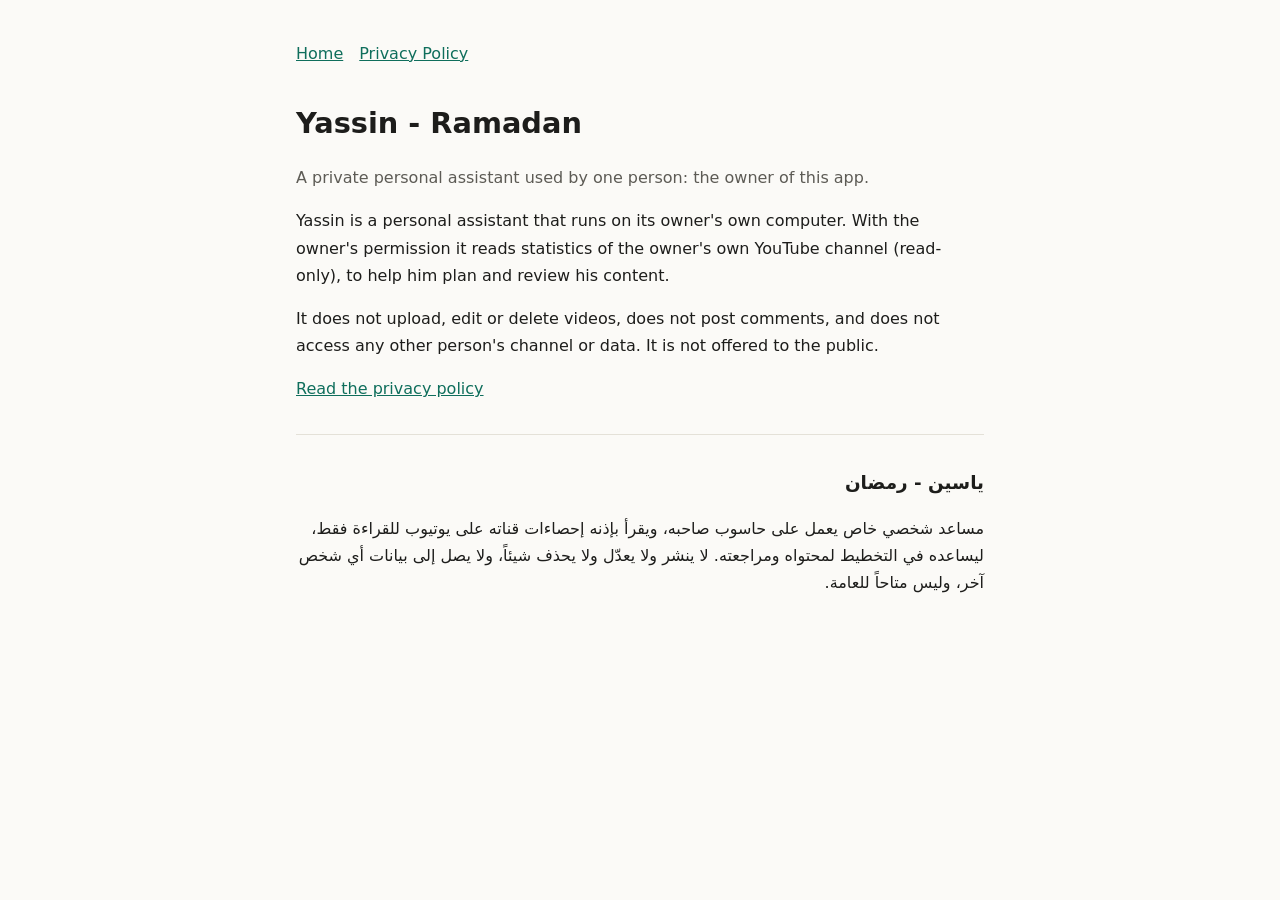
<file: index.html>
<!doctype html>
<html lang="en">
<head>
<meta charset="utf-8">
<meta name="viewport" content="width=device-width, initial-scale=1">
<title>Yassin - Ramadan</title>
<link rel="stylesheet" href="style.css">
</head>
<body>
<main>
<nav><a href="./">Home</a><a href="privacy.html">Privacy Policy</a></nav>
<h1>Yassin - Ramadan</h1>
<p class="muted">A private personal assistant used by one person: the owner of this app.</p>
<p>Yassin is a personal assistant that runs on its owner's own computer. With the owner's permission it reads statistics of the owner's own YouTube channel (read-only), to help him plan and review his content.</p>
<p>It does not upload, edit or delete videos, does not post comments, and does not access any other person's channel or data. It is not offered to the public.</p>
<p><a href="privacy.html">Read the privacy policy</a></p>
<hr>
<div dir="rtl" lang="ar">
<h2>ياسين - رمضان</h2>
<p>مساعد شخصي خاص يعمل على حاسوب صاحبه، ويقرأ بإذنه إحصاءات قناته على يوتيوب للقراءة فقط، ليساعده في التخطيط لمحتواه ومراجعته. لا ينشر ولا يعدّل ولا يحذف شيئاً، ولا يصل إلى بيانات أي شخص آخر، وليس متاحاً للعامة.</p>
</div>
</main>
</body>
</html>
</file>
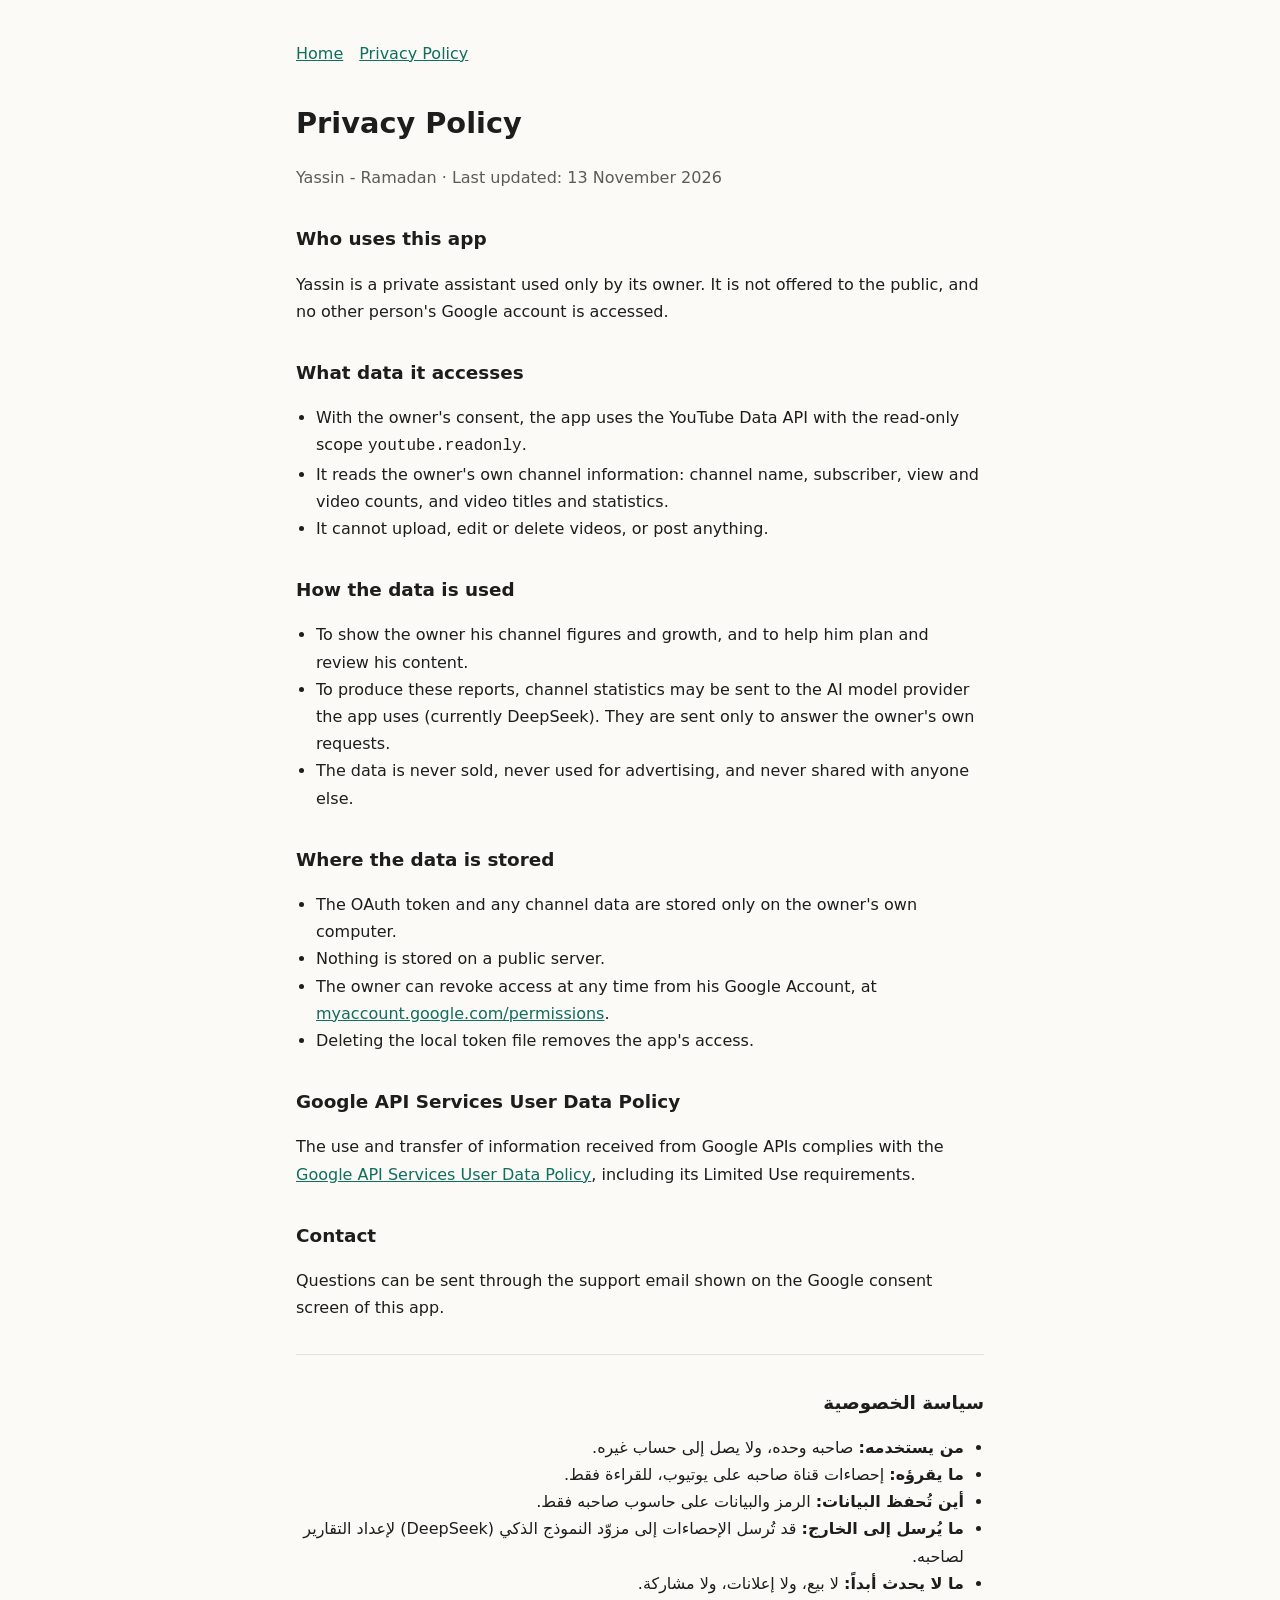
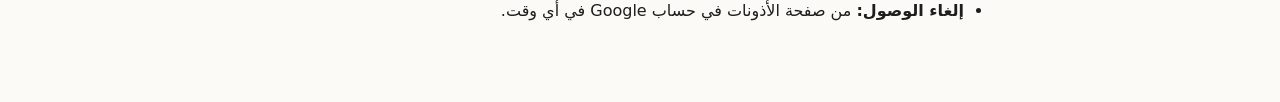
<file: privacy.html>
<!doctype html>
<html lang="en">
<head>
<meta charset="utf-8">
<meta name="viewport" content="width=device-width, initial-scale=1">
<title>Yassin Privacy Policy</title>
<link rel="stylesheet" href="style.css">
</head>
<body>
<main>
<nav><a href="./">Home</a><a href="privacy.html">Privacy Policy</a></nav>
<h1>Privacy Policy</h1>
<p class="muted">Yassin - Ramadan · Last updated: 13 November 2026</p>

<h2>Who uses this app</h2>
<p>Yassin is a private assistant used only by its owner. It is not offered to the public, and no other person's Google account is accessed.</p>

<h2>What data it accesses</h2>
<ul>
<li>With the owner's consent, the app uses the YouTube Data API with the read-only scope <code>youtube.readonly</code>.</li>
<li>It reads the owner's own channel information: channel name, subscriber, view and video counts, and video titles and statistics.</li>
<li>It cannot upload, edit or delete videos, or post anything.</li>
</ul>

<h2>How the data is used</h2>
<ul>
<li>To show the owner his channel figures and growth, and to help him plan and review his content.</li>
<li>To produce these reports, channel statistics may be sent to the AI model provider the app uses (currently DeepSeek). They are sent only to answer the owner's own requests.</li>
<li>The data is never sold, never used for advertising, and never shared with anyone else.</li>
</ul>

<h2>Where the data is stored</h2>
<ul>
<li>The OAuth token and any channel data are stored only on the owner's own computer.</li>
<li>Nothing is stored on a public server.</li>
<li>The owner can revoke access at any time from his Google Account, at <a href="https://myaccount.google.com/permissions">myaccount.google.com/permissions</a>.</li>
<li>Deleting the local token file removes the app's access.</li>
</ul>

<h2>Google API Services User Data Policy</h2>
<p>The use and transfer of information received from Google APIs complies with the <a href="https://developers.google.com/terms/api-services-user-data-policy">Google API Services User Data Policy</a>, including its Limited Use requirements.</p>

<h2>Contact</h2>
<p>Questions can be sent through the support email shown on the Google consent screen of this app.</p>

<hr>
<div dir="rtl" lang="ar">
<h2>سياسة الخصوصية</h2>
<ul>
<li><strong>من يستخدمه:</strong> صاحبه وحده، ولا يصل إلى حساب غيره.</li>
<li><strong>ما يقرؤه:</strong> إحصاءات قناة صاحبه على يوتيوب، للقراءة فقط.</li>
<li><strong>أين تُحفظ البيانات:</strong> الرمز والبيانات على حاسوب صاحبه فقط.</li>
<li><strong>ما يُرسل إلى الخارج:</strong> قد تُرسل الإحصاءات إلى مزوّد النموذج الذكي (DeepSeek) لإعداد التقارير لصاحبه.</li>
<li><strong>ما لا يحدث أبداً:</strong> لا بيع، ولا إعلانات، ولا مشاركة.</li>
<li><strong>إلغاء الوصول:</strong> من صفحة الأذونات في حساب Google في أي وقت.</li>
</ul>
</div>
</main>
</body>
</html>
</file>
<file: style.css>
:root{--bg:#fbfaf7;--fg:#1d1d1b;--muted:#5d5b55;--line:#e4e1d8;--accent:#0f6e5c}
@media (prefers-color-scheme:dark){:root{--bg:#141413;--fg:#ecebe6;--muted:#a8a69e;--line:#2c2b28;--accent:#5fc4ad}}
*{box-sizing:border-box}body{margin:0;background:var(--bg);color:var(--fg);font:16px/1.7 system-ui,-apple-system,"Segoe UI",Tahoma,sans-serif}
main{max-width:720px;margin:0 auto;padding:40px 16px 64px}h1{font-size:1.8rem;margin:0 0 4px}h2{font-size:1.15rem;margin:32px 0 8px}
p,li{color:var(--fg)}.muted{color:var(--muted)}a{color:var(--accent)}hr{border:0;border-top:1px solid var(--line);margin:32px 0}
nav{display:flex;gap:16px;margin-bottom:32px}ul{padding-inline-start:20px}
</file>
